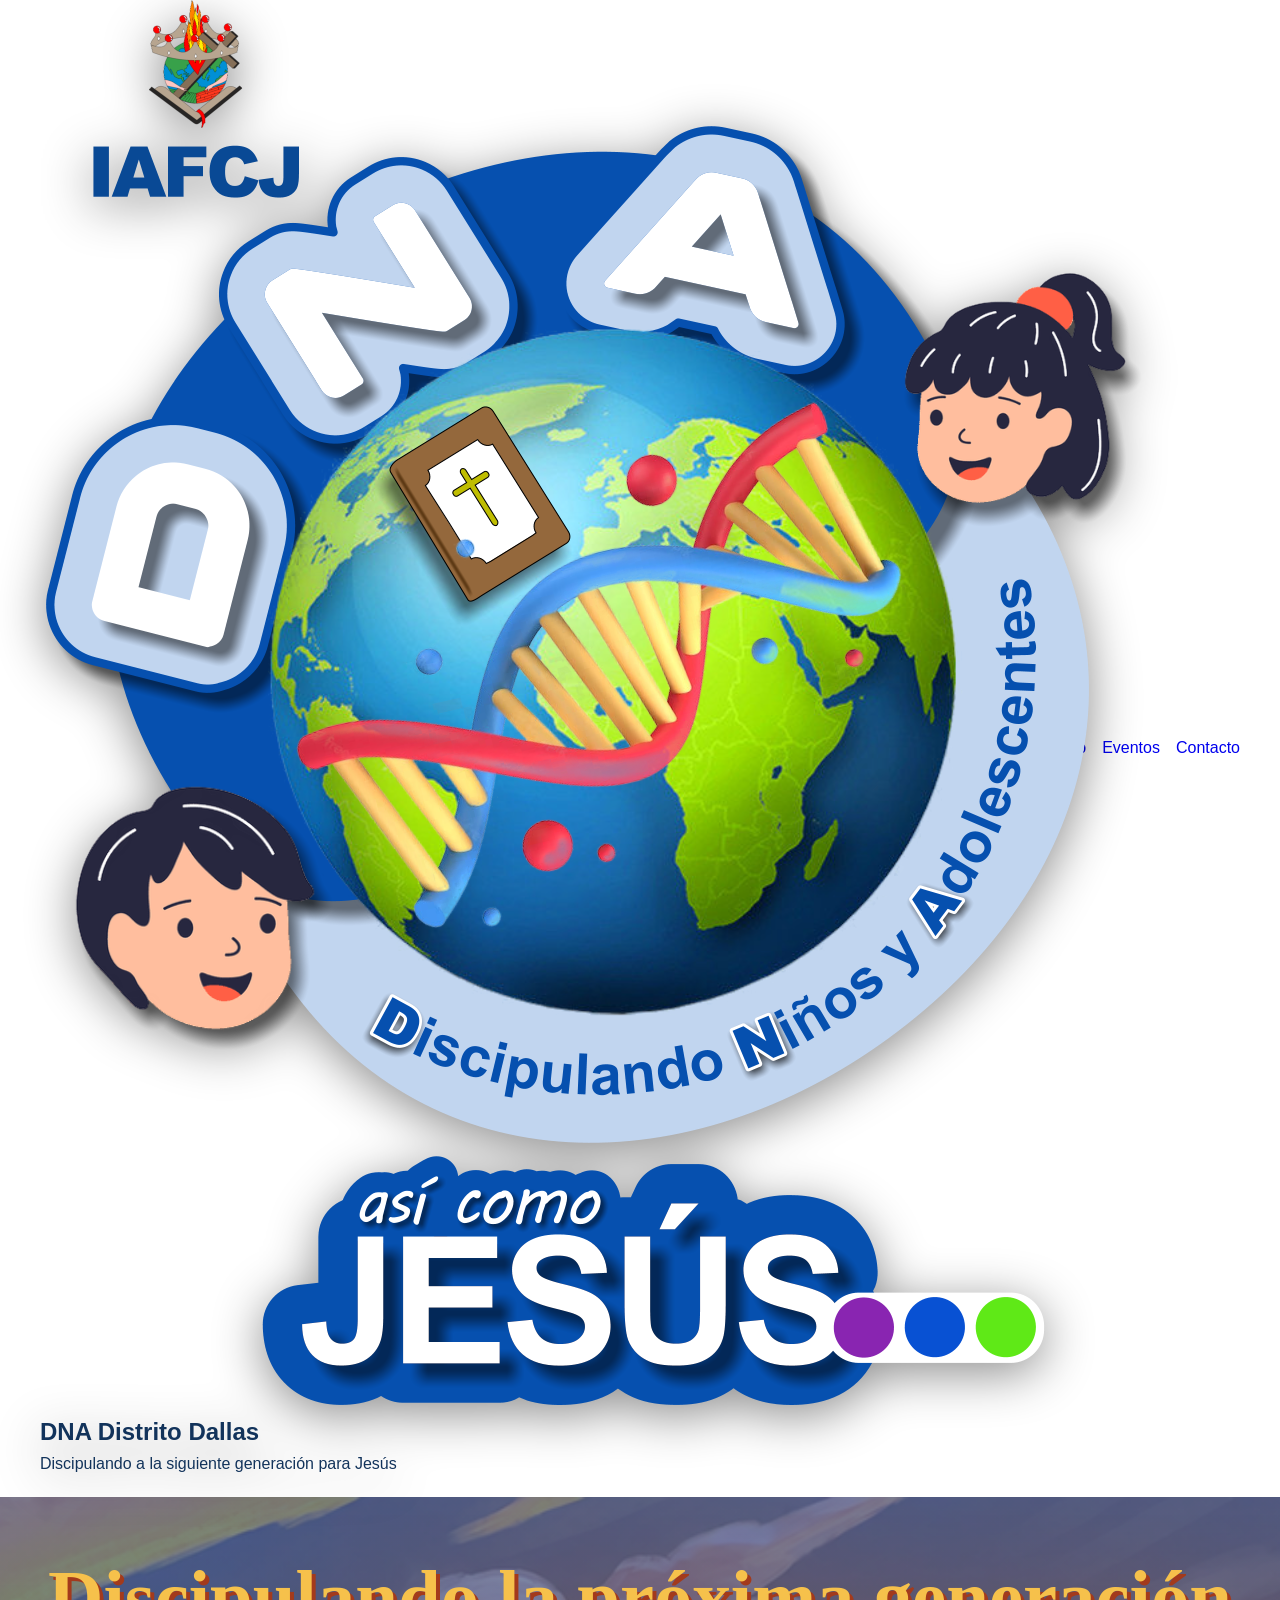
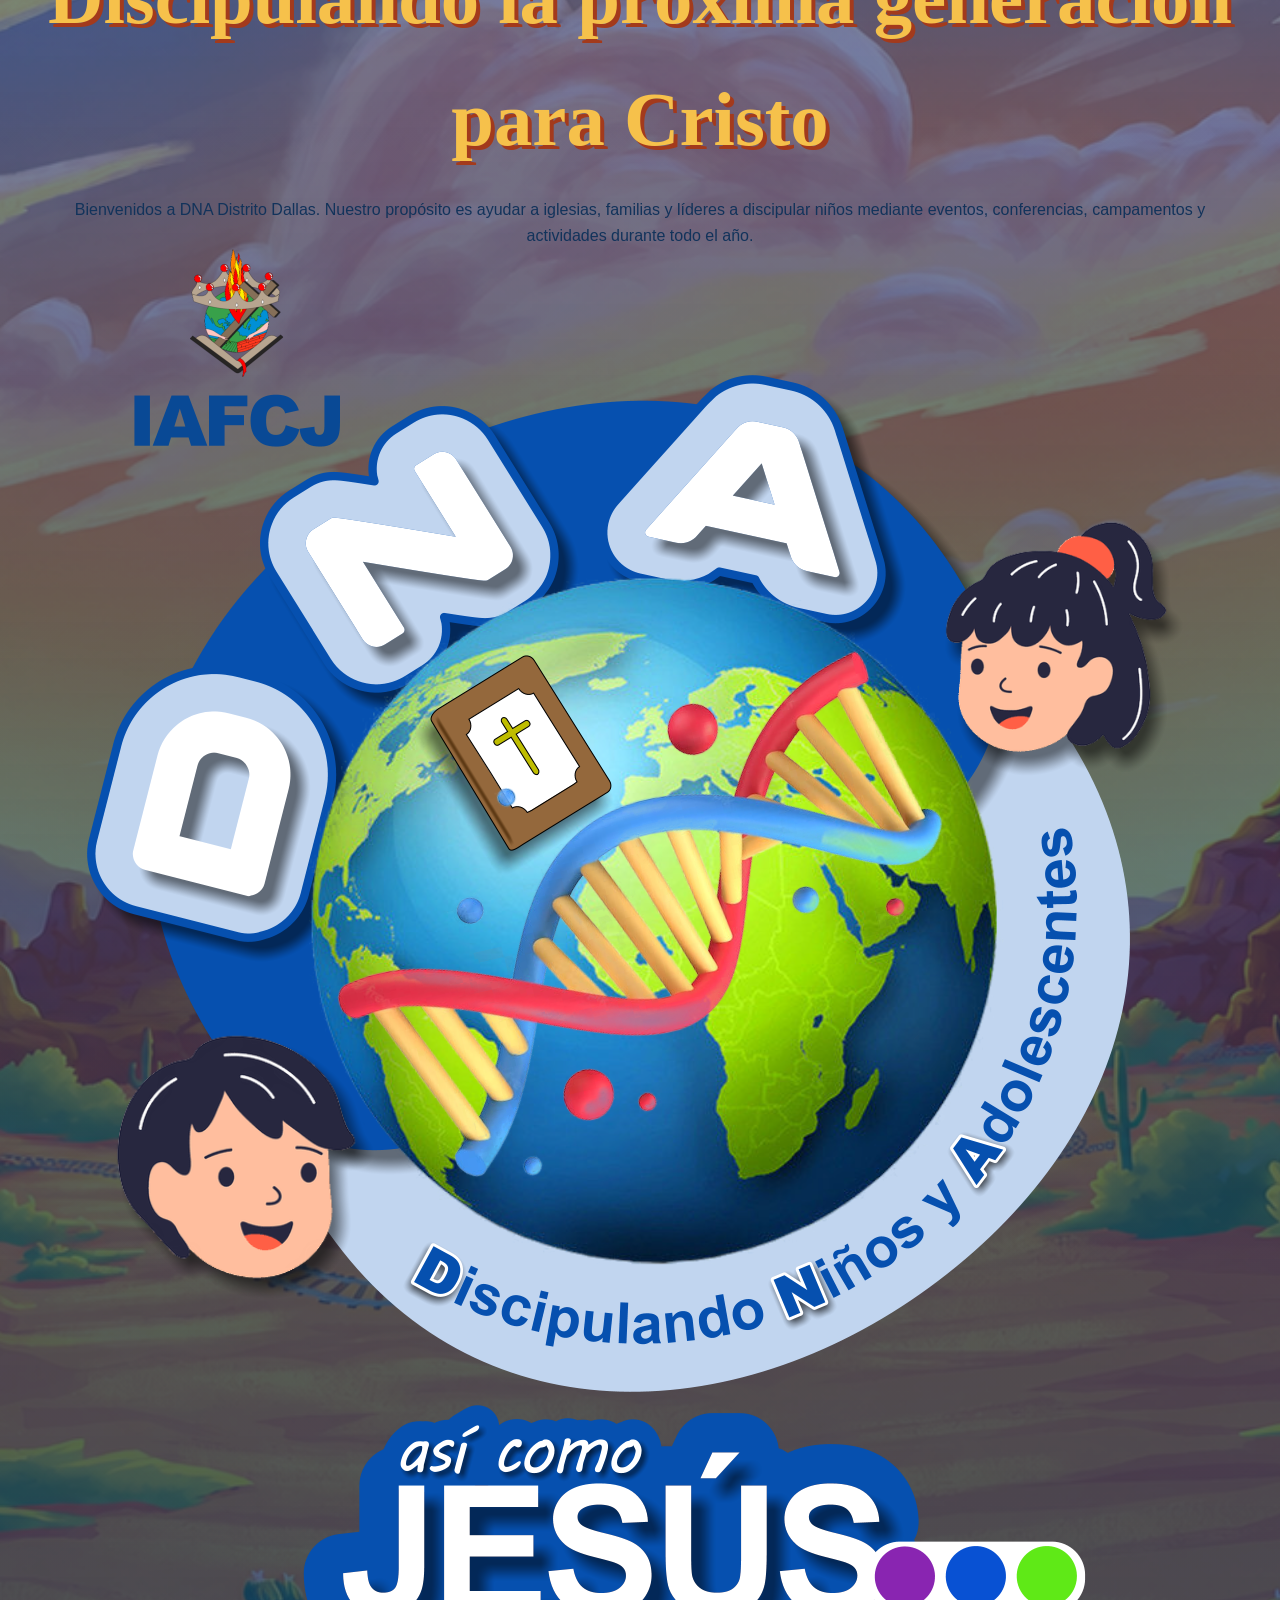
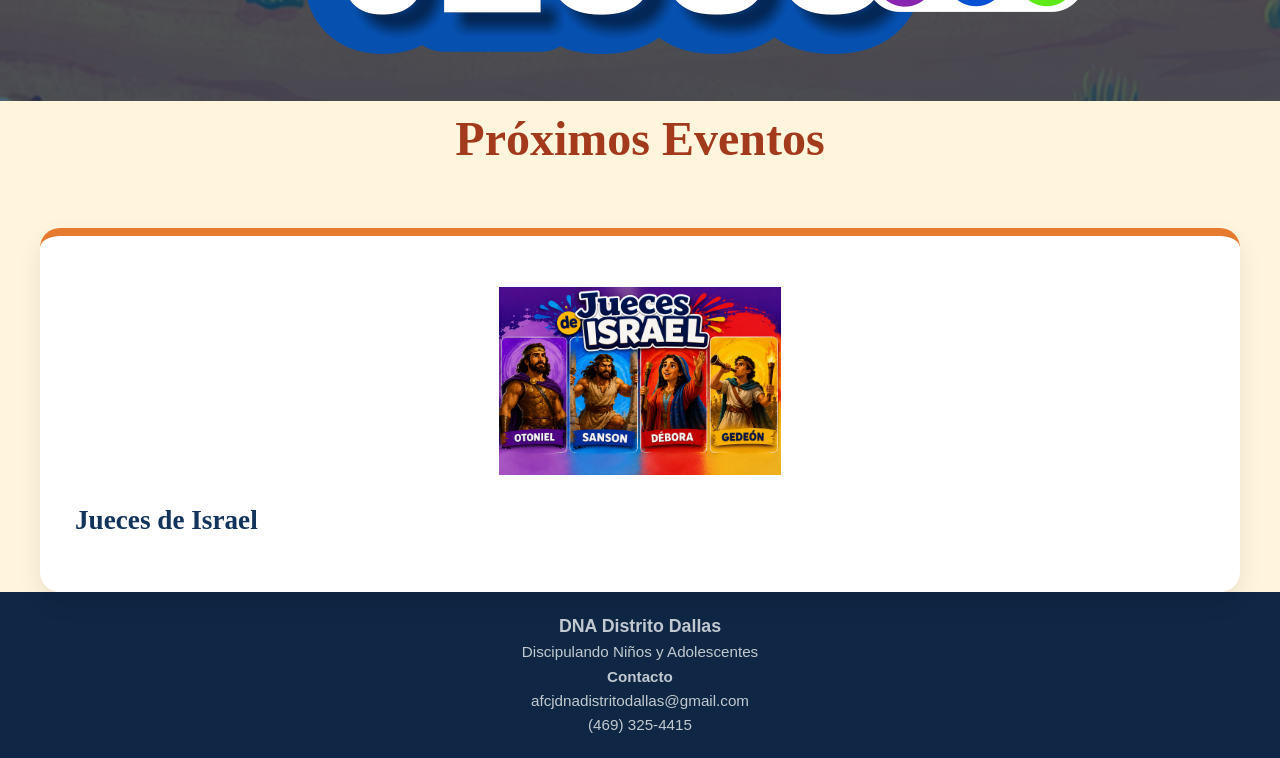
<file: index.html>
<!DOCTYPE html>
<html lang="es">
   <head>
      <meta charset="utf-8"/>
      <meta content="width=device-width, initial-scale=1.0" name="viewport"/>
      <title>DNA Distrito Dallas</title>
      <link href="images/favicon.png" rel="icon" type="image/x-icon"/>
      <link href="css/index.css" rel="stylesheet"/>
      <style>
         .event-card-link{text-decoration:none;color:inherit;display:block}
         .event-card{overflow:hidden;cursor:pointer;transition:transform .25s ease,box-shadow .25s ease}
         .event-card img{width:100%;height:220px;object-fit:contain;background:#fff;padding:16px}
         .event-card:hover{transform:translateY(-8px) scale(1.02);box-shadow:0 16px 32px rgba(0,0,0,.2)}
         .event-card:hover h3{color:#1d73d8}
         /* Mobile navigation fix */
         header{position:sticky;top:0;z-index:1000;background:#fff}
         .nav{display:flex;justify-content:space-between;align-items:center;gap:1rem;flex-wrap:wrap}
         nav{display:flex;gap:1rem;flex-wrap:wrap}
         @media (max-width:768px){
         .nav{flex-direction:column;align-items:center}
         .logo{display:flex;flex-direction:column;align-items:center;text-align:center}
         nav{display:flex !important;justify-content:center;width:100%}
         nav a{display:block;padding:.5rem}
         }
      </style>
      <link href="https://fonts.googleapis.com" rel="preconnect"/>
      <link crossorigin="" href="https://fonts.gstatic.com" rel="preconnect"/>
      <link href="https://fonts.googleapis.com/css2?family=Poppins:wght@300;400;500;600;700;800&amp;display=swap" rel="stylesheet"/>
   </head>
   <body>
      <header>
         <div class="container nav">
            <div class="logo">
               <a href="index.html">
               <img alt="DNA Distrito Dallas" src="images/logo-dna.png"/>
               </a>
               <div>
                  <h2>DNA Distrito Dallas</h2>
                  <p>Discipulando a la siguiente generación para Jesús</p>
               </div>
            </div>
            <nav>
               <a href="index.html">Inicio</a>
               <a href="#eventos">Eventos</a>
               <a href="#contacto">Contacto</a>
            </nav>
         </div>
      </header>
      <section class="hero" id="inicio">
         <div class="container hero-grid">
            <div>
               <h1>
                  Discipulando la próxima generación para Cristo
               </h1>
               <p>
                  Bienvenidos a DNA Distrito Dallas.
                  Nuestro propósito es ayudar a iglesias, familias y líderes a discipular niños
                  mediante eventos, conferencias, campamentos y actividades durante todo el año.
               </p>
            </div>
            <div class="hero-image">
               <img alt="DNA" src="images/logo-dna.png"/>
            </div>
         </div>
      </section>
      <section class="section" id="eventos">
         <div class="container">
            <h2 class="section-title">
               Próximos Eventos
            </h2>
            <div class="cards">
               <!-- <a class="event-card-link" href="wonder-junction.html">
                  <div class="card event-card">
                     <img alt="Wonder Junction" src="images/main-logo.png"/>
                     <h3>Wonder Junction</h3>
                  </div>
                  </a> -->
               <a class="event-card-link" href="jueces-de-israel.html">
                  <div class="card event-card">
                     <img alt="Jueces de Israel" src="images/jueces-hero.png"/>
                     <h3>Jueces de Israel</h3>
                  </div>
               </a>
            </div>
         </div>
      </section>
      <footer id="contacto">
         <div class="container footer">
            <div>
               <h3>DNA Distrito Dallas</h3>
               <p>
                  Discipulando Niños y Adolescentes
               </p>
            </div>
            <div>
               <h4>Contacto</h4>
               <p>afcjdnadistritodallas@gmail.com</p>
               <p>(469) 325-4415</p>
            </div>
            <!-- <div>
               <h4>Síguenos</h4>
               <p>Facebook</p>
               <p>Instagram</p>
               </div> -->
         </div>
      </footer>
      <script src="js/index.js"></script>
   </body>
</html>
</file>
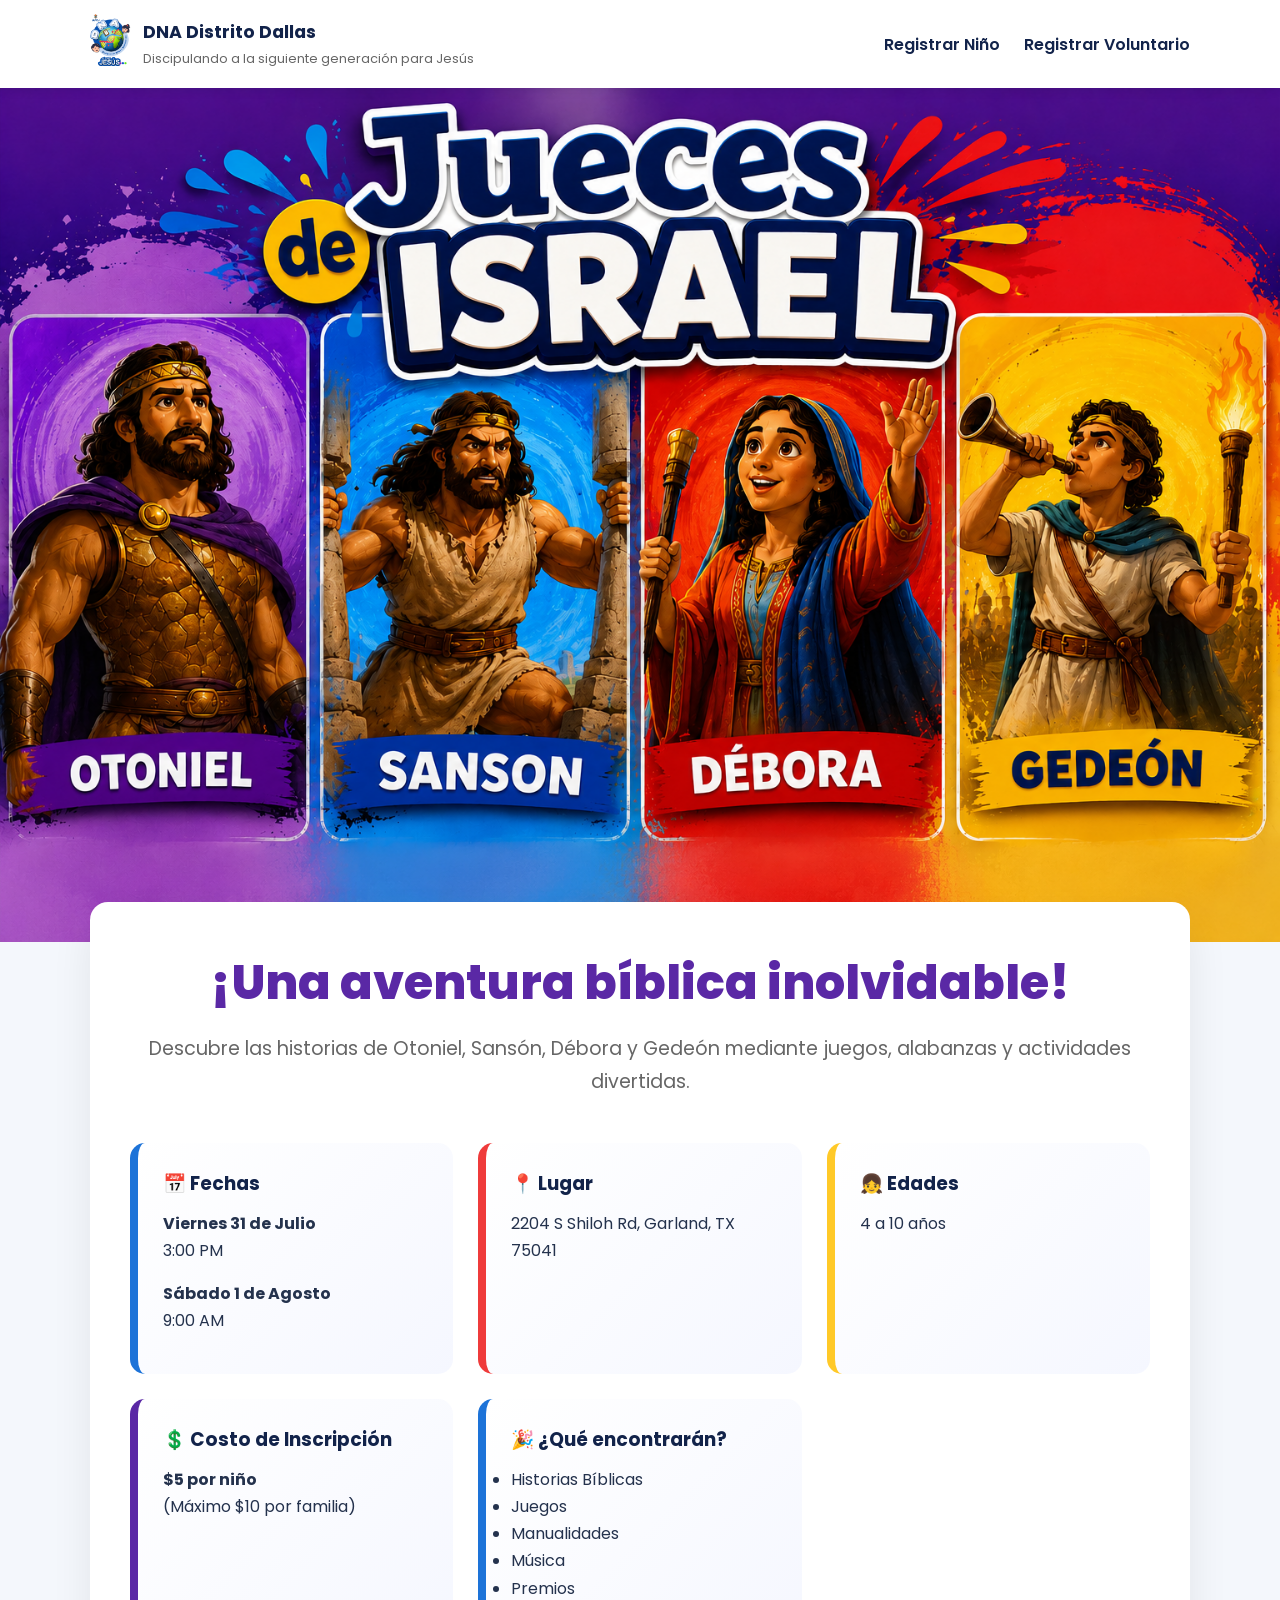
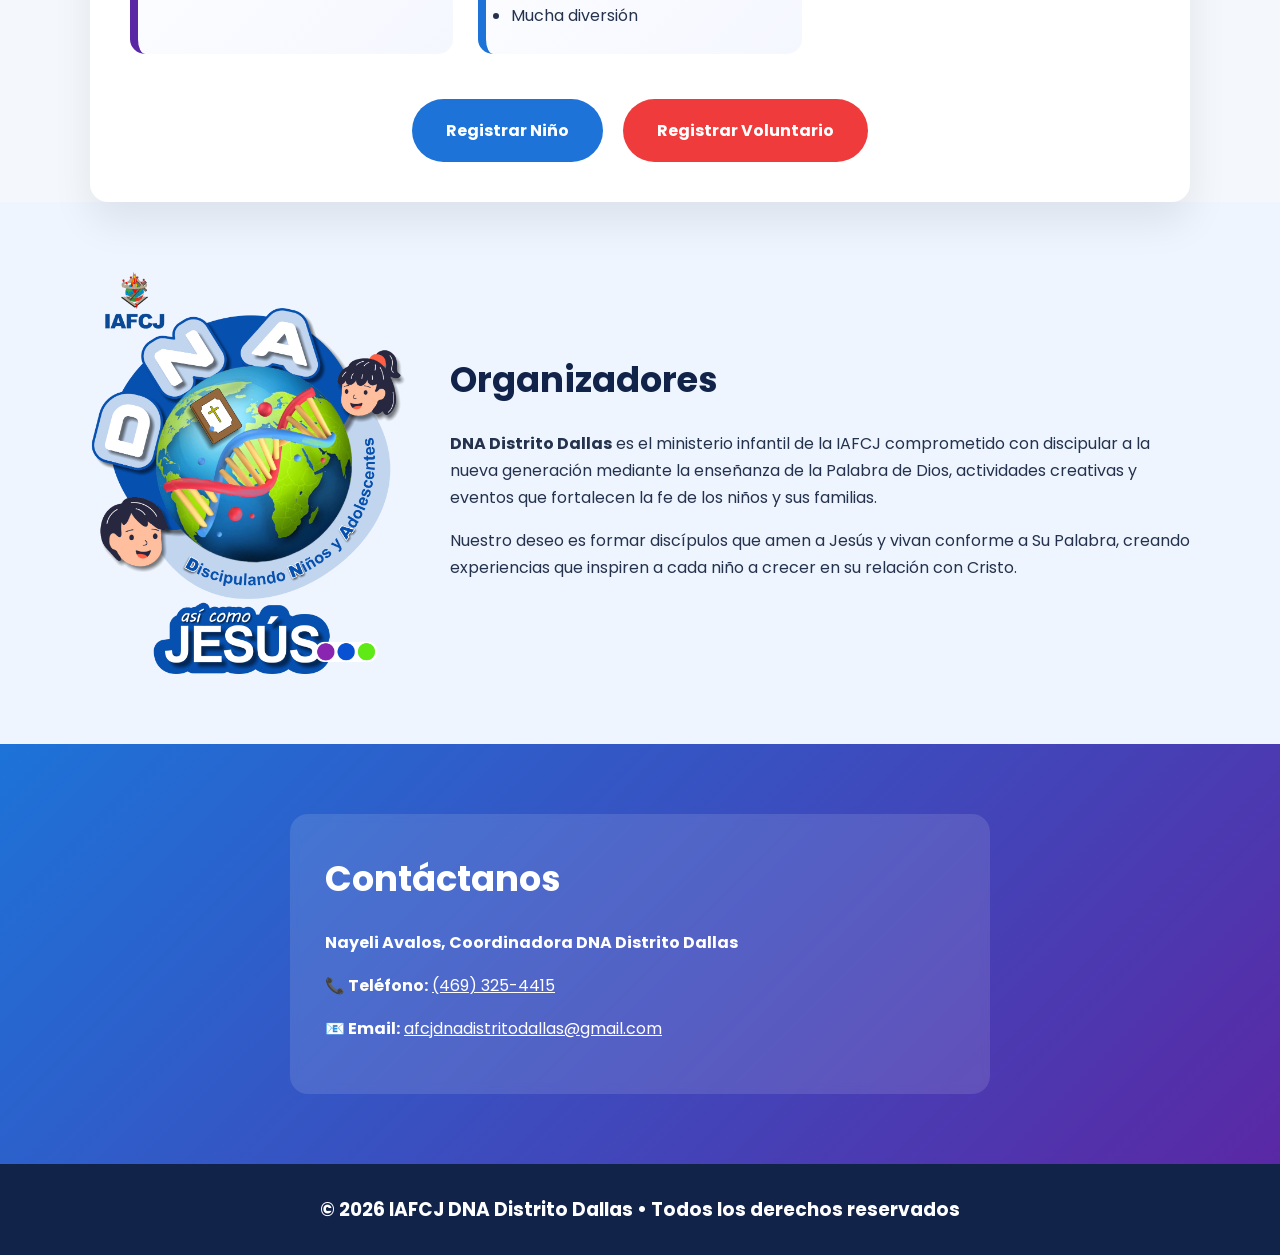
<file: jueces-de-israel.html>
<!DOCTYPE html>
<html lang="es">
   <head>
      <meta charset="utf-8"/>
      <meta content="width=device-width, initial-scale=1.0" name="viewport"/>
      <title>Jueces de Israel</title>
      <link href="images/favicon.png" rel="icon" type="image/x-icon"/>
      <link href="https://fonts.googleapis.com/css2?family=Poppins:wght@300;400;600;700;800&amp;display=swap" rel="stylesheet">
      <style>
         :root{
         --purple:#5a28a5;
         --blue:#1d73d8;
         --red:#ef3b3b;
         --yellow:#ffc928;
         --dark:#12234a;
         --light:#f7f9ff;
         }
         *{
         margin:0;
         padding:0;
         box-sizing:border-box;
         }
         body{
         font-family:'Poppins',sans-serif;
         background:#f4f7fc;
         color:#24324d;
         line-height:1.7;
         }
         .hero img{
         width:100%;
         display:block;
         }
         .container{
         width:min(1100px,92%);
         margin:auto;
         }
         section{
         padding:70px 0;
         }
         h2{
         color:var(--dark);
         margin-bottom:20px;
         font-size:2.2rem;
         }
         p{
         margin-bottom:15px;
         }
         .event-box{
         background:white;
         border-radius:18px;
         padding:40px;
         box-shadow:0 20px 40px rgba(0,0,0,.08);
         margin-top:-40px;
         position:relative;
         }
         .event-title{
         font-size:3rem;
         color:var(--purple);
         font-weight:800;
         text-align:center;
         }
         .subtitle{
         text-align:center;
         font-size:1.2rem;
         margin-top:10px;
         color:#666;
         }
         .info-grid{
         display:grid;
         grid-template-columns:repeat(auto-fit,minmax(250px,1fr));
         gap:25px;
         margin-top:45px;
         }
         .card{
         background:linear-gradient(135deg,#ffffff,#f5f7ff);
         border-left:8px solid var(--blue);
         border-radius:15px;
         padding:25px;
         }
         .card:nth-child(2){
         border-left-color:var(--red);
         }
         .card:nth-child(3){
         border-left-color:var(--yellow);
         }
         .card:nth-child(4){
         border-left-color:var(--purple);
         }
         .card h3{
         margin-bottom:10px;
         color:var(--dark);
         }
         .buttons{
         display:flex;
         flex-wrap:wrap;
         justify-content:center;
         gap:20px;
         margin-top:45px;
         }
         .btn{
         text-decoration:none;
         color:white;
         padding:18px 34px;
         border-radius:50px;
         font-weight:700;
         transition:.3s;
         }
         .btn:hover{
         transform:translateY(-4px);
         }
         .students{
         background:var(--blue);
         }
         .volunteers{
         background:var(--red);
         }
         .about{
         display:grid;
         grid-template-columns:repeat(auto-fit,minmax(320px,1fr));
         gap:50px;
         align-items:center;
         }
         .organizers{
         background:white;
         padding:35px;
         border-radius:20px;
         box-shadow:0 15px 35px rgba(0,0,0,.08);
         }
         .contact{
         background:linear-gradient(135deg,var(--purple),var(--blue));
         color:white;
         border-radius:20px;
         padding:35px;
         }
         .contact h2, a {
         color:white;
         }
         footer{
         background:var(--dark);
         color:white;
         text-align:center;
         padding:30px;
         }
         .highlight{
         color:var(--yellow);
         font-weight:bold;
         }
         @media(max-width:700px){
         .event-title{
         font-size:2.2rem;
         }
         .event-box{
         padding:30px;
         }
         }
         .organizadores-section{
         background:#eef5ff;
         }
         .org-grid{
         display:grid;
         grid-template-columns:320px 1fr;
         gap:40px;
         align-items:center;
         }
         .org-grid img{
         max-width:100%;
         display:block;
         margin:auto;
         }
         @media(max-width:700px){
         .org-grid{grid-template-columns:1fr;}
         }
         .contactanos-section{
         background:linear-gradient(135deg,#1d73d8,#5a28a5);
         color:white;
         }
         .contactanos-section h2,.contactanos-section p,.contactanos-section a{
         color:white;
         }
         .contact-card{
         max-width:700px;
         margin:auto;
         background:rgba(255,255,255,.12);
         padding:35px;
         border-radius:18px;
         backdrop-filter:blur(4px);
         }
         .contact-card p{margin-bottom:16px;}
         header{background:#fff;position:sticky;top:0;z-index:1000;box-shadow:0 2px 10px rgba(0,0,0,.08)}
         .nav{display:flex;justify-content:space-between;align-items:center;padding:14px 0}
         .logo{display:flex;align-items:center;gap:12px}
         .logo img{height:52px}
         .logo h2{font-size:1.1rem;margin:0;color:var(--dark)}
         .logo p{font-size:.8rem;margin:0;color:#666}
         nav{display:flex;gap:24px}
         nav a{text-decoration:none;color:var(--dark);font-weight:600}
         @media(max-width:700px){
         .nav{flex-direction:column;gap:12px}
         nav{flex-wrap:wrap;justify-content:center;gap:14px}
         .logo p{display:none}
         }
      </style>
      </link>
   </head>
   <body>
      <header>
         <div class="container nav">
            <div class="logo">
               <a href="index.html">
                  <img alt="DNA Distrito Dallas" src="images/logo-dna.png"/>
               </a>
               <div>
                  <h2>DNA Distrito Dallas</h2>
                  <p>Discipulando a la siguiente generación para Jesús</p>
               </div>
            </div>
            <nav>
               <a href="https://docs.google.com/forms/d/e/1FAIpQLSe8OTa-G187LiN_WoYlZchp-VCuSGoBEvTyFBpQoxUa51X4ag/viewform">Registrar Niño</a>
               <a href="https://docs.google.com/forms/d/e/1FAIpQLSeX2M0QS5llgdg2FyLf7XPQKbKwevHinIwHjEzNY2PeXKKpGQ/viewform">Registrar Voluntario</a>
            </nav>
         </div>
      </header>
      <div class="hero" id="top">
         <img alt="Jueces de Israel" src="images/jueces-hero.png"/>
      </div>
      <div class="container">
         <div class="event-box">
            <h1 class="event-title">¡Una aventura bíblica inolvidable!</h1>
            <p class="subtitle">
               Descubre las historias de Otoniel, Sansón, Débora y Gedeón mediante juegos, alabanzas y actividades divertidas.
            </p>
            <div class="info-grid">
               <div class="card">
                  <h3>📅 Fechas</h3>
                  <p>
                     <b>Viernes 31 de Julio</b><br/>
                     3:00 PM
                  </p>
                  <p>
                     <b>Sábado 1 de Agosto</b><br/>
                     9:00 AM
                  </p>
               </div>
               <div class="card">
                  <h3>📍 Lugar</h3>
                  <p>
                     2204 S Shiloh Rd, Garland, TX 75041
                  </p>
               </div>
               <div class="card">
                  <h3>👧 Edades</h3>
                  <p>
                     4 a 10 años
                  </p>
               </div>
               <div class="card">
                  <h3>💲 Costo de Inscripción</h3>
                  <p>
                     <b>$5 por niño</b><br/>
                     (Máximo $10 por familia)
                  </p>
               </div>
               <div class="card">
                  <h3>🎉 ¿Qué encontrarán?</h3>
                  <ul>
                     <li>Historias Bíblicas</li>
                     <li>Juegos</li>
                     <li>Manualidades</li>
                     <li>Música</li>
                     <li>Premios</li>
                     <li>Mucha diversión</li>
                  </ul>
               </div>
            </div>
            <div class="buttons">
               <a class="btn students" href="https://docs.google.com/forms/d/e/1FAIpQLSe8OTa-G187LiN_WoYlZchp-VCuSGoBEvTyFBpQoxUa51X4ag/viewform" target="_blank">
               Registrar Niño
               </a>
               <a class="btn volunteers" href="https://docs.google.com/forms/d/e/1FAIpQLSeX2M0QS5llgdg2FyLf7XPQKbKwevHinIwHjEzNY2PeXKKpGQ/viewform" target="_blank">
               Registrar Voluntario
               </a>
            </div>
         </div>
      </div>
      <section class="organizadores-section">
         <div class="container">
            <div class="org-grid">
               <div>
                  <img alt="DNA Distrito Dallas" src="images/logo-dna.png"/>
               </div>
               <div>
                  <h2>Organizadores</h2>
                  <p><strong>DNA Distrito Dallas</strong> es el ministerio infantil de la IAFCJ comprometido con discipular a la nueva generación mediante la enseñanza de la Palabra de Dios, actividades creativas y eventos que fortalecen la fe de los niños y sus familias.</p>
                  <p>Nuestro deseo es formar discípulos que amen a Jesús y vivan conforme a Su Palabra, creando experiencias que inspiren a cada niño a crecer en su relación con Cristo.</p>
               </div>
            </div>
         </div>
      </section>
      <section class="contactanos-section" id="contacto">
         <div class="container">
            <div class="contact-card">
               <h2>Contáctanos</h2>
               <p><strong>Nayeli Avalos, Coordinadora DNA Distrito Dallas</strong></p>
               <p><strong>📞 Teléfono:</strong> <a href="tel:+14693254415">(469) 325-4415</a></p>
               <p><strong>📧 Email:</strong> <a href="mailto:afcjdnadistritodallas@gmail.com">afcjdnadistritodallas@gmail.com</a></p>
            </div>
         </div>
      </section>
      <footer>
         <h3>© 2026 IAFCJ DNA Distrito Dallas • Todos los derechos reservados</h3>
      </footer>
   </body>
</html>
</file>
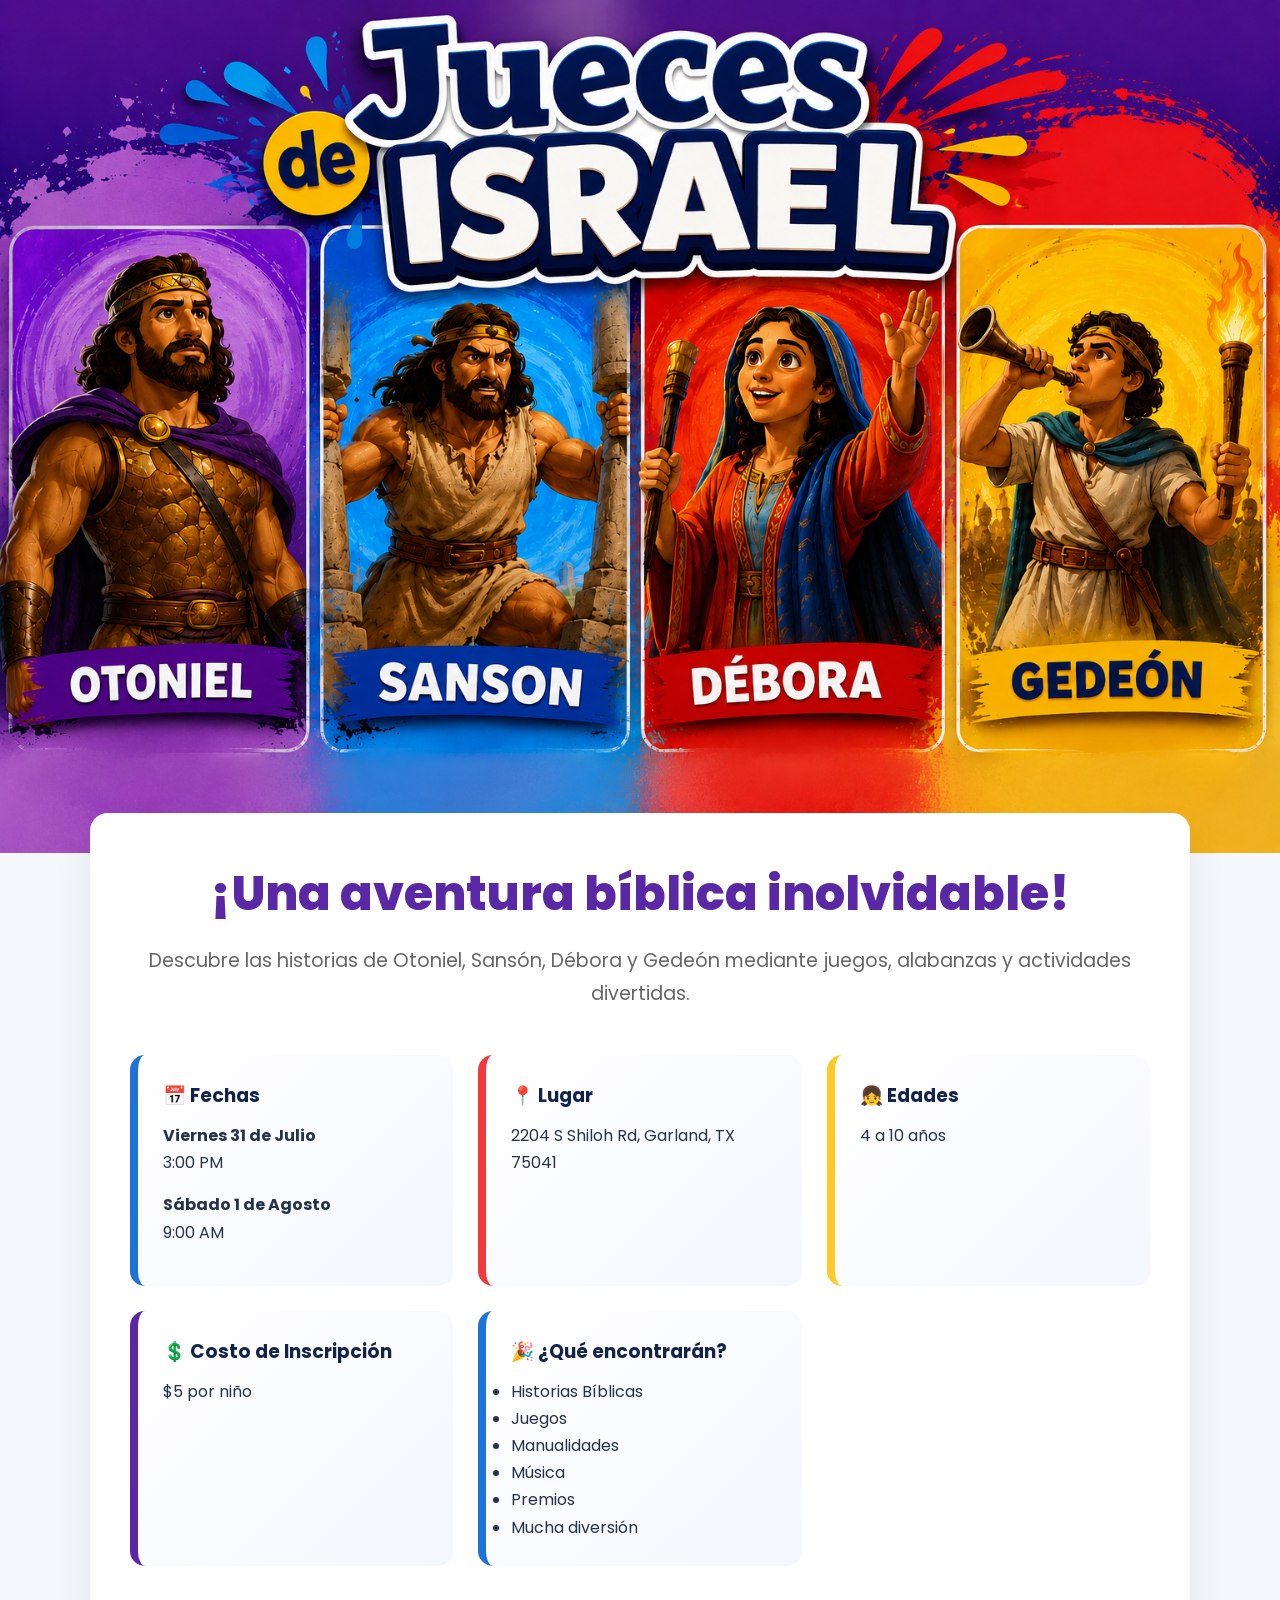
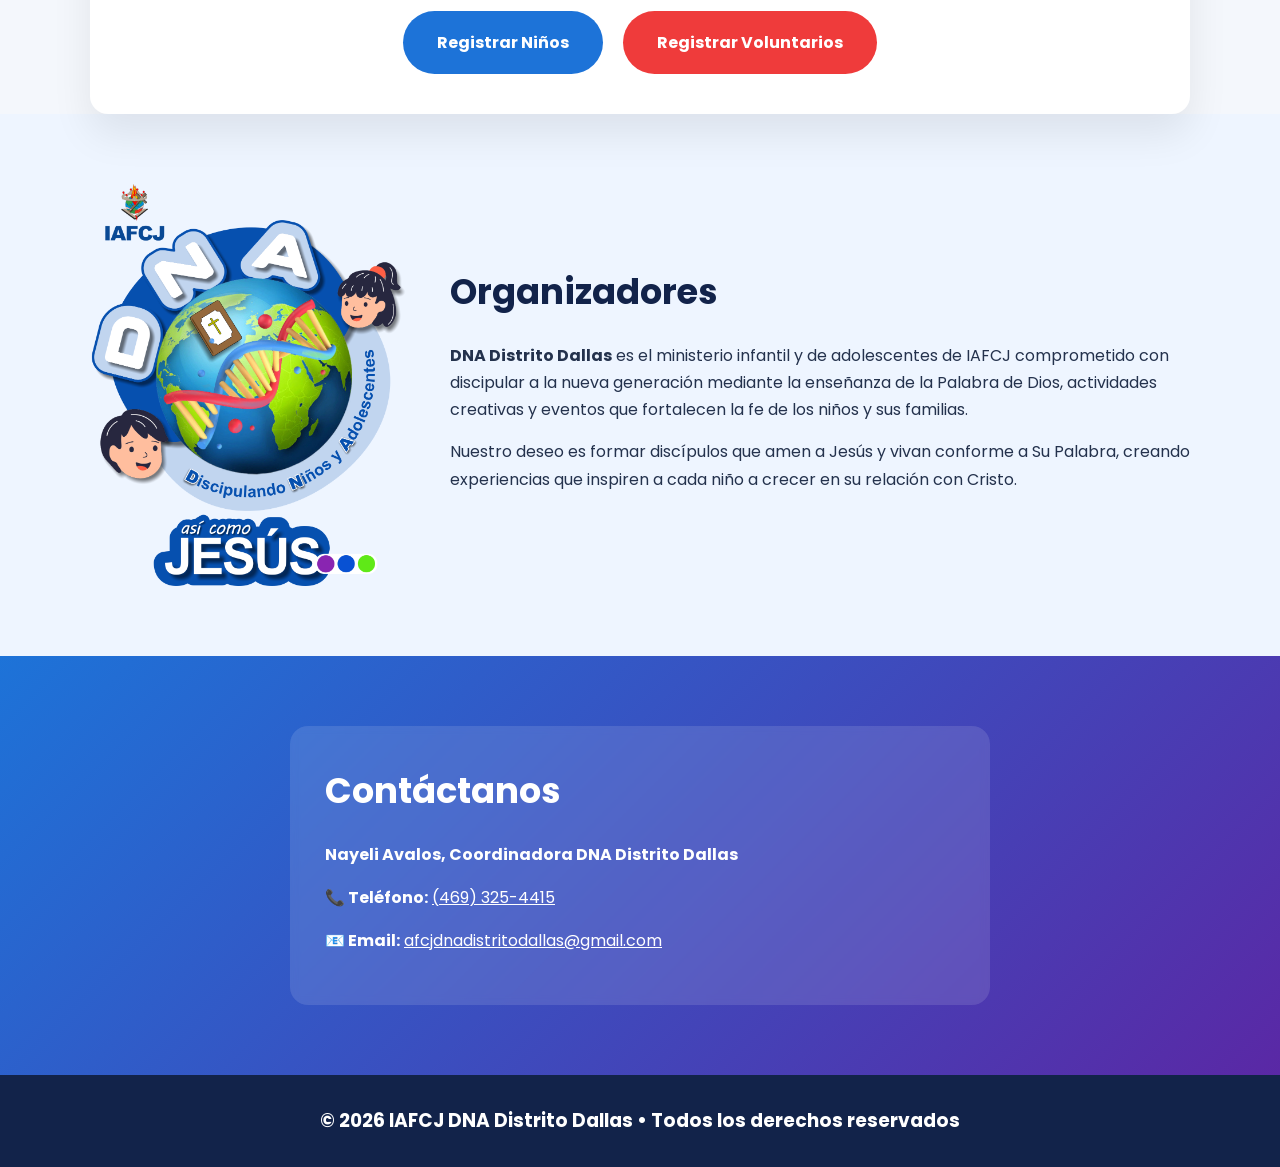
<file: jueces.html>
<!DOCTYPE html>
<html lang="es">
   <head>
      <meta charset="utf-8"/>
      <meta content="width=device-width, initial-scale=1.0" name="viewport"/>
      <title>Jueces de Israel</title>
      <link rel="icon" type="image/x-icon" href="images/favicon.png">
      <link href="https://fonts.googleapis.com/css2?family=Poppins:wght@300;400;600;700;800&amp;display=swap" rel="stylesheet"/>
      <style>
         :root{
         --purple:#5a28a5;
         --blue:#1d73d8;
         --red:#ef3b3b;
         --yellow:#ffc928;
         --dark:#12234a;
         --light:#f7f9ff;
         }
         *{
         margin:0;
         padding:0;
         box-sizing:border-box;
         }
         body{
         font-family:'Poppins',sans-serif;
         background:#f4f7fc;
         color:#24324d;
         line-height:1.7;
         }
         .hero img{
         width:100%;
         display:block;
         }
         .container{
         width:min(1100px,92%);
         margin:auto;
         }
         section{
         padding:70px 0;
         }
         h2{
         color:var(--dark);
         margin-bottom:20px;
         font-size:2.2rem;
         }
         p{
         margin-bottom:15px;
         }
         .event-box{
         background:white;
         border-radius:18px;
         padding:40px;
         box-shadow:0 20px 40px rgba(0,0,0,.08);
         margin-top:-40px;
         position:relative;
         }
         .event-title{
         font-size:3rem;
         color:var(--purple);
         font-weight:800;
         text-align:center;
         }
         .subtitle{
         text-align:center;
         font-size:1.2rem;
         margin-top:10px;
         color:#666;
         }
         .info-grid{
         display:grid;
         grid-template-columns:repeat(auto-fit,minmax(250px,1fr));
         gap:25px;
         margin-top:45px;
         }
         .card{
         background:linear-gradient(135deg,#ffffff,#f5f7ff);
         border-left:8px solid var(--blue);
         border-radius:15px;
         padding:25px;
         }
         .card:nth-child(2){
         border-left-color:var(--red);
         }
         .card:nth-child(3){
         border-left-color:var(--yellow);
         }
         .card:nth-child(4){
         border-left-color:var(--purple);
         }
         .card h3{
         margin-bottom:10px;
         color:var(--dark);
         }
         .buttons{
         display:flex;
         flex-wrap:wrap;
         justify-content:center;
         gap:20px;
         margin-top:45px;
         }
         .btn{
         text-decoration:none;
         color:white;
         padding:18px 34px;
         border-radius:50px;
         font-weight:700;
         transition:.3s;
         }
         .btn:hover{
         transform:translateY(-4px);
         }
         .students{
         background:var(--blue);
         }
         .volunteers{
         background:var(--red);
         }
         .about{
         display:grid;
         grid-template-columns:repeat(auto-fit,minmax(320px,1fr));
         gap:50px;
         align-items:center;
         }
         .organizers{
         background:white;
         padding:35px;
         border-radius:20px;
         box-shadow:0 15px 35px rgba(0,0,0,.08);
         }
         .contact{
         background:linear-gradient(135deg,var(--purple),var(--blue));
         color:white;
         border-radius:20px;
         padding:35px;
         }
         .contact h2, a {
         color:white;
         }
         footer{
         background:var(--dark);
         color:white;
         text-align:center;
         padding:30px;
         }
         .highlight{
         color:var(--yellow);
         font-weight:bold;
         }
         @media(max-width:700px){
         .event-title{
         font-size:2.2rem;
         }
         .event-box{
         padding:30px;
         }
         }
         .organizadores-section{
         background:#eef5ff;
         }
         .org-grid{
         display:grid;
         grid-template-columns:320px 1fr;
         gap:40px;
         align-items:center;
         }
         .org-grid img{
         max-width:100%;
         display:block;
         margin:auto;
         }
         @media(max-width:700px){
         .org-grid{grid-template-columns:1fr;}
         }
         .contactanos-section{
         background:linear-gradient(135deg,#1d73d8,#5a28a5);
         color:white;
         }
         .contactanos-section h2,.contactanos-section p,.contactanos-section a{
         color:white;
         }
         .contact-card{
         max-width:700px;
         margin:auto;
         background:rgba(255,255,255,.12);
         padding:35px;
         border-radius:18px;
         backdrop-filter:blur(4px);
         }
         .contact-card p{margin-bottom:16px;}
      </style>
   </head>
   <body>
      <div class="hero">
         <img alt="Jueces de Israel" src="images/jueces-hero.png"/>
      </div>
      <div class="container">
         <div class="event-box">
            <h1 class="event-title">¡Una aventura bíblica inolvidable!</h1>
            <p class="subtitle">
               Descubre las historias de Otoniel, Sansón, Débora y Gedeón mediante juegos, alabanzas y actividades divertidas.
            </p>
            <div class="info-grid">
               <div class="card">
                  <h3>📅 Fechas</h3>
                  <p>
                     <b>Viernes 31 de Julio</b><br/>
                     3:00 PM
                  </p>
                  <p>
                     <b>Sábado 1 de Agosto</b><br/>
                     9:00 AM
                  </p>
               </div>
               <div class="card">
                  <h3>📍 Lugar</h3>
                  <p>
                     2204 S Shiloh Rd, Garland, TX 75041
                  </p>
               </div>
               <div class="card">
                  <h3>👧 Edades</h3>
                  <p>
                     4 a 10 años
                  </p>
               </div>
               <div class="card">
                  <h3>💲 Costo de Inscripción</h3>
                  <p>
                     $5 por niño
                  </p>
               </div>
               <div class="card">
                  <h3>🎉 ¿Qué encontrarán?</h3>
                  <ul>
                     <li>Historias Bíblicas</li>
                     <li>Juegos</li>
                     <li>Manualidades</li>
                     <li>Música</li>
                     <li>Premios</li>
                     <li>Mucha diversión</li>
                  </ul>
               </div>
            </div>
            <div class="buttons">
               <a class="btn students" href="https://docs.google.com/forms/d/e/1FAIpQLSe8OTa-G187LiN_WoYlZchp-VCuSGoBEvTyFBpQoxUa51X4ag/viewform" target="_blank">
               Registrar Niños
               </a>
               <a class="btn volunteers" href="https://docs.google.com/forms/d/e/1FAIpQLSeX2M0QS5llgdg2FyLf7XPQKbKwevHinIwHjEzNY2PeXKKpGQ/viewform" target="_blank">
               Registrar Voluntarios
               </a>
            </div>
         </div>
      </div>
      <section class="organizadores-section">
         <div class="container">
            <div class="org-grid">
               <div>
                  <img alt="DNA Distrito Dallas" src="images/logo-dna.png"/>
               </div>
               <div>
                  <h2>Organizadores</h2>
                  <p><strong>DNA Distrito Dallas</strong> es el ministerio infantil y de adolescentes de IAFCJ comprometido con discipular a la nueva generación mediante la enseñanza de la Palabra de Dios, actividades creativas y eventos que fortalecen la fe de los niños y sus familias.</p>
                  <p>Nuestro deseo es formar discípulos que amen a Jesús y vivan conforme a Su Palabra, creando experiencias que inspiren a cada niño a crecer en su relación con Cristo.</p>
               </div>
            </div>
         </div>
      </section>
      <section class="contactanos-section">
         <div class="container">
            <div class="contact-card">
               <h2>Contáctanos</h2>
               <p><strong>Nayeli Avalos, Coordinadora DNA Distrito Dallas</strong></p>
               <p><strong>📞 Teléfono:</strong> <a href="tel:+14693254415">(469) 325-4415</a></p>
               <p><strong>📧 Email:</strong> <a href="mailto:afcjdnadistritodallas@gmail.com">afcjdnadistritodallas@gmail.com</a></p>
            </div>
         </div>
      </section>
      <footer>
         <h3>© 2026 IAFCJ DNA Distrito Dallas • Todos los derechos reservados</h3>
      </footer>
   </body>
</html>
</file>
<file: css/index.css>
:root {
      --gold: #f6c14b;
      --orange: #e67a2e;
      --sunset: #ffb15e;
      --red-rock: #a33a1c;
      --deep-blue: #12335b;
      --sky-blue: #4ca6c7;
      --cream: #fff4dc;
      --white: #ffffff;
      --shadow: rgba(0, 0, 0, 0.35);
    }

    * {
      margin: 0;
      padding: 0;
      box-sizing: border-box;
    }

    body {
      font-family: 'Montserrat', sans-serif;
      background: var(--cream);
      color: var(--deep-blue);
      line-height: 1.6;
    }

    a {
      text-decoration: none;
    }

    /* HERO */
    .hero {
      position: relative;
      min-height: 100vh;
      background:
        linear-gradient(rgba(18, 51, 91, 0.55), rgba(18, 51, 91, 0.75)),
        url('../images/vbs-background.png') center/cover no-repeat;
      display: flex;
      align-items: center;
      justify-content: center;
      text-align: center;
      padding: 40px 20px;
      overflow: hidden;
    }

    .hero-content {
      max-width: 1000px;
      z-index: 2;
    }

    .logo {
      width: 100%;
      max-width: 650px;
      margin-bottom: 20px;
      filter: drop-shadow(0 10px 25px rgba(0,0,0,0.45));
    }

    .subtitle {
      font-size: 1.3rem;
      color: var(--cream);
      margin-bottom: 20px;
      font-weight: 500;
    }

    .hero h1 {
      font-family: 'Rye', cursive;
      color: var(--gold);
      font-size: clamp(2.5rem, 6vw, 5rem);
      text-shadow: 4px 4px 0px var(--red-rock);
      margin-bottom: 15px;
    }

    .hero-text {
      color: var(--white);
      font-size: 1.1rem;
      max-width: 750px;
      margin: 0 auto 35px;
    }

    .date-box {
      display: inline-block;
      background: rgba(255, 244, 220, 0.95);
      padding: 18px 28px;
      border-radius: 16px;
      margin-bottom: 35px;
      box-shadow: 0 8px 20px var(--shadow);
      border: 3px solid var(--gold);
    }

    .date-box h2 {
      color: var(--red-rock);
      font-family: 'Rye', cursive;
      margin-bottom: 8px;
      font-size: 1.8rem;
    }

    .date-box p {
      color: var(--deep-blue);
      font-weight: 700;
      font-size: 1rem;
    }

    .buttons {
      display: flex;
      gap: 20px;
      justify-content: center;
      flex-wrap: wrap;
      margin-bottom: 40px;
    }

    .btn {
      padding: 16px 30px;
      border-radius: 999px;
      font-weight: 700;
      font-size: 1rem;
      transition: 0.3s ease;
      box-shadow: 0 8px 18px rgba(0,0,0,0.25);
    }

    .btn-primary {
      background: var(--gold);
      color: var(--deep-blue);
    }

    .btn-primary:hover {
      transform: translateY(-3px);
      background: #ffd66c;
    }

    .btn-secondary {
      background: var(--orange);
      color: var(--white);
    }

    .btn-secondary:hover {
      transform: translateY(-3px);
      background: #ff8f3a;
    }

    /* INFO SECTION */
    .info-section {
      background: var(--cream);
      padding: 80px 20px;
    }

    .container {
      max-width: 1200px;
      margin: 0 auto;
    }

    .section-title {
      text-align: center;
      font-family: 'Rye', cursive;
      font-size: 3rem;
      color: var(--red-rock);
      margin-bottom: 50px;
    }

    .cards {
      display: grid;
      grid-template-columns: repeat(auto-fit, minmax(280px, 1fr));
      gap: 30px;
    }

    .card {
      background: white;
      padding: 35px;
      border-radius: 20px;
      box-shadow: 0 10px 25px rgba(0,0,0,0.08);
      border-top: 8px solid var(--orange);
      transition: 0.3s ease;
    }

    .card:hover {
      transform: translateY(-6px);
    }

    .card h3 {
      font-family: 'Rye', cursive;
      color: var(--deep-blue);
      margin-bottom: 15px;
      font-size: 1.7rem;
    }

    .card p {
      color: #444;
    }

    /* CONTACT */
    .contact {
      background: linear-gradient(135deg, var(--deep-blue), #1f4f7f);
      color: white;
      padding: 70px 20px;
      text-align: center;
    }

    .contact h2 {
      font-family: 'Rye', cursive;
      font-size: 3rem;
      margin-bottom: 25px;
      color: var(--gold);
    }

    .contact-info {
      font-size: 1.1rem;
      margin-bottom: 10px;
    }

    .contact a {
      color: var(--sunset);
      font-weight: 700;
    }

    footer {
      background: #0f2744;
      color: rgba(255,255,255,0.75);
      text-align: center;
      padding: 20px;
      font-size: 0.95rem;
    }

    @media (max-width: 768px) {
      .hero {
        padding-top: 60px;
      }

      .hero-text {
        font-size: 1rem;
      }

      .section-title,
      .contact h2 {
        font-size: 2.2rem;
      }

      .card {
        padding: 25px;
      }
    }

    /* LOCATION SECTION */
.location-section {
  padding: 80px 20px;
  background: linear-gradient(
    180deg,
    #fff4dc 0%,
    #ffe5b7 100%
  );
}

.location-wrapper {
  display: grid;
  grid-template-columns: 1fr 1.2fr;
  gap: 40px;
  align-items: center;
}

.location-info {
  background: white;
  padding: 35px;
  border-radius: 20px;
  box-shadow: 0 10px 25px rgba(0,0,0,0.08);
  border-left: 8px solid var(--orange);
}

.location-info h3 {
  font-family: 'Rye', cursive;
  color: var(--red-rock);
  font-size: 2rem;
  margin-bottom: 15px;
}

.location-info p {
  margin-bottom: 25px;
  color: #444;
}

.address-box {
  background: var(--cream);
  padding: 18px;
  border-radius: 14px;
  margin-bottom: 15px;
  color: var(--deep-blue);
  font-weight: 500;
}

.map-container {
  border-radius: 20px;
  overflow: hidden;
  box-shadow: 0 12px 30px rgba(0,0,0,0.18);
  min-height: 450px;
}

.map-container iframe {
  width: 100%;
  height: 100%;
  min-height: 450px;
  border: none;
}

/* MOBILE */
@media (max-width: 900px) {
  .location-wrapper {
    grid-template-columns: 1fr;
  }

  .map-container,
  .map-container iframe {
    min-height: 350px;
  }
}

/* ORGANIZERS SECTION */
.organizers-section {
  padding: 90px 20px;
  background:
    linear-gradient(
      135deg,
      rgba(18, 51, 91, 0.97),
      rgba(31, 79, 127, 0.96)
    );
  color: white;
}

.organizers-section .section-title {
  color: var(--gold);
}

.organizers-wrapper {
  display: grid;
  grid-template-columns: 420px 1fr;
  gap: 50px;
  align-items: center;
}

.organizers-logo {
  text-align: center;
}

.organizers-logo img {
  width: 100%;
  max-width: 360px;
  filter: drop-shadow(0 12px 25px rgba(0,0,0,0.35));
}

.organizers-content h3 {
  font-family: 'Rye', cursive;
  font-size: 2.2rem;
  color: var(--sunset);
  margin-bottom: 20px;
}

.organizers-content p {
  font-size: 1.05rem;
  margin-bottom: 20px;
  color: rgba(255,255,255,0.92);
}

.organizer-highlights {
  display: flex;
  flex-wrap: wrap;
  gap: 15px;
  margin-top: 25px;
}

.highlight-box {
  background: rgba(255,255,255,0.12);
  border: 2px solid rgba(255,255,255,0.15);
  padding: 14px 18px;
  border-radius: 14px;
  font-weight: 600;
  backdrop-filter: blur(4px);
}

/* MOBILE */
@media (max-width: 900px) {
  .organizers-wrapper {
    grid-template-columns: 1fr;
    text-align: center;
  }

  .organizers-content h3 {
    font-size: 1.9rem;
  }

  .organizer-highlights {
    justify-content: center;
  }
}
</file>
